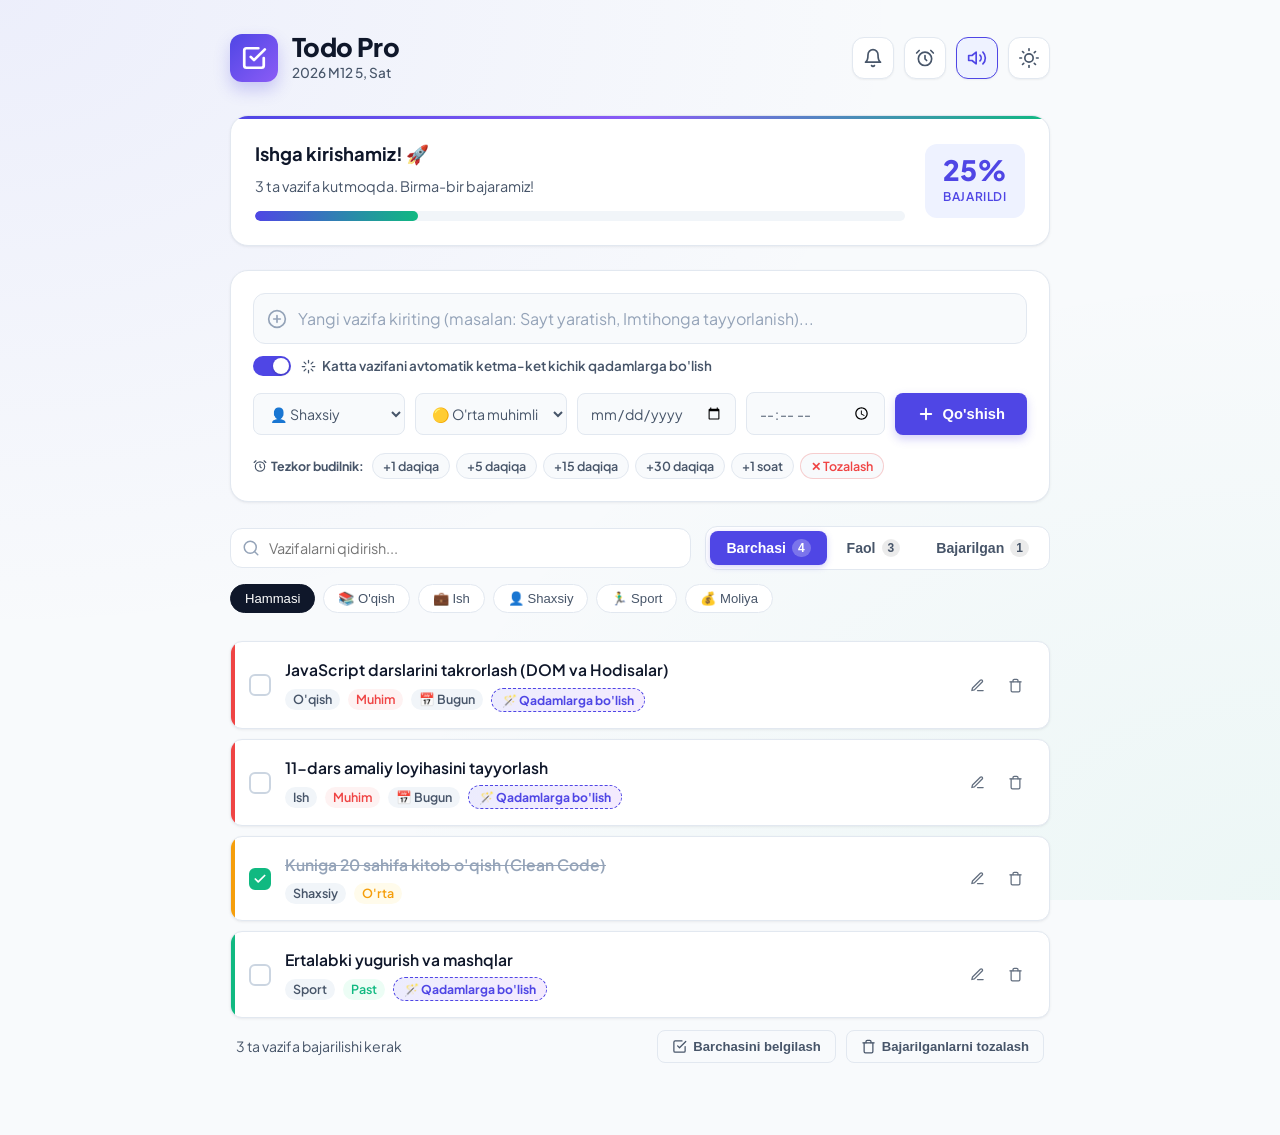
<file: index.html>
<!DOCTYPE html>
<html lang="uz" data-theme="light">
<head>
  <meta charset="UTF-8">
  <meta name="viewport" content="width=device-width, initial-scale=1.0">
  <meta name="description" content="Professional va zamonaviy vazifalar boshqaruv tizimi - Todo Pro">
  <title>Todo Pro - Professional Vazifalar Boshqaruvi</title>
  
  <!-- Google Fonts: Plus Jakarta Sans -->
  <link rel="preconnect" href="https://fonts.googleapis.com">
  <link rel="preconnect" href="https://fonts.gstatic.com" crossorigin>
  <link href="https://fonts.googleapis.com/css2?family=Plus+Jakarta+Sans:wght@400;500;600;700;800&display=swap" rel="stylesheet">
  
  <!-- Stylesheet -->
  <link rel="stylesheet" href="style.css">
</head>
<body>
  <!-- Canvas for celebration confetti -->
  <canvas id="confetti-canvas"></canvas>

  <div class="app-container">
    <!-- Header Section -->
    <header class="app-header">
      <div class="brand-wrapper">
        <div class="brand-icon" aria-hidden="true">
          <svg width="26" height="26" viewBox="0 0 24 24" fill="none" stroke="currentColor" stroke-width="2.5" stroke-linecap="round" stroke-linejoin="round">
            <polyline points="9 11 12 14 22 4"></polyline>
            <path d="M21 12v7a2 2 0 0 1-2 2H5a2 2 0 0 1-2-2V5a2 2 0 0 1 2-2h11"></path>
          </svg>
        </div>
        <div>
          <h1 class="brand-title">Todo Pro</h1>
          <p class="brand-subtitle" id="current-date-text">Bugun rejalashtirish kuni</p>
        </div>
      </div>

      <div class="header-actions">
        <!-- Notification Permission Button -->
        <button id="notif-toggle-btn" class="icon-btn" title="Budilnik xabarlariga ruxsat berish (Bildirishnoma)" aria-label="Bildirishnomalar">
          <svg width="20" height="20" viewBox="0 0 24 24" fill="none" stroke="currentColor" stroke-width="2" stroke-linecap="round" stroke-linejoin="round">
            <path d="M18 8A6 6 0 0 0 6 8c0 7-3 9-3 9h18s-3-2-3-9"></path>
            <path d="M13.73 21a2 2 0 0 1-3.46 0"></path>
          </svg>
        </button>

        <!-- Test Alarm Button -->
        <button id="test-alarm-btn" class="icon-btn" title="Budilnik ovozini sinash" aria-label="Budilnikni sinash">
          <svg width="20" height="20" viewBox="0 0 24 24" fill="none" stroke="currentColor" stroke-width="2" stroke-linecap="round" stroke-linejoin="round">
            <circle cx="12" cy="13" r="8"></circle>
            <path d="M12 9v4l2 2"></path>
            <path d="M5 3L2 6"></path>
            <path d="M22 6l-3-3"></path>
          </svg>
        </button>

        <!-- Sound Toggle Button -->
        <button id="sound-toggle-btn" class="icon-btn active" title="Ovozni yoqish / o'chirish" aria-label="Ovoz effektlari">
          <svg id="sound-icon-on" width="20" height="20" viewBox="0 0 24 24" fill="none" stroke="currentColor" stroke-width="2" stroke-linecap="round" stroke-linejoin="round">
            <polygon points="11 5 6 9 2 9 2 15 6 15 11 19 11 5"></polygon>
            <path d="M19.07 4.93a10 10 0 0 1 0 14.14M15.54 8.46a5 5 0 0 1 0 7.07"></path>
          </svg>
          <svg id="sound-icon-off" style="display:none;" width="20" height="20" viewBox="0 0 24 24" fill="none" stroke="currentColor" stroke-width="2" stroke-linecap="round" stroke-linejoin="round">
            <polygon points="11 5 6 9 2 9 2 15 6 15 11 19 11 5"></polygon>
            <line x1="23" y1="9" x2="17" y2="15"></line>
            <line x1="17" y1="9" x2="23" y2="15"></line>
          </svg>
        </button>

        <!-- Theme Toggle Button -->
        <button id="theme-toggle-btn" class="icon-btn" title="Mavzuni almashtirish (Tun / Kun)" aria-label="Tun yoki kun rejimi">
          <svg id="theme-icon-sun" width="20" height="20" viewBox="0 0 24 24" fill="none" stroke="currentColor" stroke-width="2" stroke-linecap="round" stroke-linejoin="round">
            <circle cx="12" cy="12" r="5"></circle>
            <line x1="12" y1="1" x2="12" y2="3"></line>
            <line x1="12" y1="21" x2="12" y2="23"></line>
            <line x1="4.22" y1="4.22" x2="5.64" y2="5.64"></line>
            <line x1="18.36" y1="18.36" x2="19.78" y2="19.78"></line>
            <line x1="1" y1="12" x2="3" y2="12"></line>
            <line x1="21" y1="12" x2="23" y2="12"></line>
            <line x1="4.22" y1="19.78" x2="5.64" y2="18.36"></line>
            <line x1="18.36" y1="5.64" x2="19.78" y2="4.22"></line>
          </svg>
          <svg id="theme-icon-moon" style="display:none;" width="20" height="20" viewBox="0 0 24 24" fill="none" stroke="currentColor" stroke-width="2" stroke-linecap="round" stroke-linejoin="round">
            <path d="M21 12.79A9 9 0 1 1 11.21 3 7 7 0 0 0 21 12.79z"></path>
          </svg>
        </button>
      </div>
    </header>

    <!-- Stats & Progress Dashboard -->
    <section class="stats-card" aria-label="Vazifalar statistikasi">
      <div class="stats-info">
        <h2 class="stats-title" id="stats-status-text">Kunlik Rejalar</h2>
        <p class="stats-description" id="stats-summary-text">Yuklanmoqda...</p>
        <div class="progress-track" role="progressbar" aria-valuemin="0" aria-valuemax="100" aria-valuenow="0" id="progress-container">
          <div class="progress-fill" id="progress-bar"></div>
        </div>
      </div>
      <div class="stats-counter-badge">
        <span class="stats-percent" id="stats-percent">0%</span>
        <span class="stats-label">Bajarildi</span>
      </div>
    </section>

    <!-- Add Task Card -->
    <section class="add-task-card" aria-label="Yangi vazifa qo'shish">
      <form id="task-form" class="task-form" autocomplete="off">
        <div class="input-primary-wrapper">
          <div class="input-icon-leading" aria-hidden="true">
            <svg width="20" height="20" viewBox="0 0 24 24" fill="none" stroke="currentColor" stroke-width="2" stroke-linecap="round" stroke-linejoin="round">
              <circle cx="12" cy="12" r="10"></circle>
              <line x1="12" y1="8" x2="12" y2="16"></line>
              <line x1="8" y1="12" x2="16" y2="12"></line>
            </svg>
          </div>
          <input 
            type="text" 
            id="task-input" 
            class="task-input" 
            placeholder="Yangi vazifa kiriting (masalan: Sayt yaratish, Imtihonga tayyorlanish)..." 
            required
            maxlength="140"
          >
        </div>

        <!-- Smart Auto-Breakdown Toggle -->
        <div class="smart-breakdown-row">
          <label class="breakdown-toggle-label" title="Katta vazifa kiritilganda uni avtomatik ketma-ket qadamlarga ajratadi">
            <input type="checkbox" id="auto-breakdown-checkbox" class="breakdown-checkbox" checked>
            <span class="custom-toggle-switch"></span>
            <span class="toggle-caption">
              <svg width="15" height="15" viewBox="0 0 24 24" fill="none" stroke="currentColor" stroke-width="2" stroke-linecap="round" stroke-linejoin="round">
                <path d="M12 2v4M12 18v4M4.93 4.93l2.83 2.83M16.24 16.24l2.83 2.83M2 12h4M18 12h4M4.93 19.07l2.83-2.83M16.24 7.76l2.83-2.83"></path>
              </svg>
              Katta vazifani avtomatik ketma-ket kichik qadamlarga bo'lish
            </span>
          </label>
        </div>

        <div class="form-meta-row">
          <!-- Category Selector -->
          <div class="select-wrapper">
            <select id="task-category" class="custom-select" aria-label="Kategoriya tanlang">
              <option value="O'qish">📚 O'qish</option>
              <option value="Ish">💼 Ish</option>
              <option value="Shaxsiy" selected>👤 Shaxsiy</option>
              <option value="Sport">🏃‍♂️ Sport</option>
              <option value="Moliya">💰 Moliya</option>
            </select>
          </div>

          <!-- Priority Selector -->
          <div class="select-wrapper">
            <select id="task-priority" class="custom-select" aria-label="Muhimlik darajasi">
              <option value="low">🟢 Past muhimlik</option>
              <option value="medium" selected>🟡 O'rta muhimlik</option>
              <option value="high">🔴 Yuqori muhimlik</option>
            </select>
          </div>

          <!-- Due Date -->
          <div class="date-wrapper" title="Bajarish sanasi">
            <input type="date" id="task-due-date" class="custom-date-input" aria-label="Bajarish sanasi">
          </div>

          <!-- Due Time / Alarm Time -->
          <div class="time-wrapper" title="Budilnik vaqti (soat:daqiqa)">
            <input type="time" id="task-due-time" class="custom-time-input" aria-label="Budilnik vaqti">
          </div>

          <!-- Submit Button -->
          <button type="submit" id="add-task-btn" class="submit-btn">
            <svg width="18" height="18" viewBox="0 0 24 24" fill="none" stroke="currentColor" stroke-width="2.5" stroke-linecap="round" stroke-linejoin="round">
              <line x1="12" y1="5" x2="12" y2="19"></line>
              <line x1="5" y1="12" x2="19" y2="12"></line>
            </svg>
            <span>Qo'shish</span>
          </button>
        </div>

        <!-- Quick Alarm Presets -->
        <div class="alarm-presets-row">
          <span class="alarm-presets-title">
            <svg width="14" height="14" viewBox="0 0 24 24" fill="none" stroke="currentColor" stroke-width="2" stroke-linecap="round" stroke-linejoin="round">
              <circle cx="12" cy="13" r="8"></circle>
              <path d="M12 9v4l2 2"></path>
              <path d="M5 3L2 6"></path>
              <path d="M22 6l-3-3"></path>
            </svg>
            Tezkor budilnik:
          </span>
          <div class="alarm-presets-buttons">
            <button type="button" class="preset-time-btn" data-add-minutes="1">+1 daqiqa</button>
            <button type="button" class="preset-time-btn" data-add-minutes="5">+5 daqiqa</button>
            <button type="button" class="preset-time-btn" data-add-minutes="15">+15 daqiqa</button>
            <button type="button" class="preset-time-btn" data-add-minutes="30">+30 daqiqa</button>
            <button type="button" class="preset-time-btn" data-add-minutes="60">+1 soat</button>
            <button type="button" class="preset-time-btn preset-reset" id="reset-time-btn" title="Vaqtni tozalash">✕ Tozalash</button>
          </div>
        </div>
      </form>
    </section>

    <!-- Controls & Filters Toolbar -->
    <section class="controls-toolbar" aria-label="Filtrlash va qidiruv">
      <div class="search-and-status-row">
        <!-- Search Box -->
        <div class="search-box">
          <svg class="search-icon" width="18" height="18" viewBox="0 0 24 24" fill="none" stroke="currentColor" stroke-width="2" stroke-linecap="round" stroke-linejoin="round">
            <circle cx="11" cy="11" r="8"></circle>
            <line x1="21" y1="21" x2="16.65" y2="16.65"></line>
          </svg>
          <input 
            type="text" 
            id="search-input" 
            class="search-input" 
            placeholder="Vazifalarni qidirish..." 
            aria-label="Vazifalarni qidirish"
          >
          <button type="button" id="clear-search-btn" class="clear-search-btn" title="Qidiruvni tozalash" aria-label="Qidiruvni tozalash">
            <svg width="16" height="16" viewBox="0 0 24 24" fill="none" stroke="currentColor" stroke-width="2" stroke-linecap="round" stroke-linejoin="round">
              <line x1="18" y1="6" x2="6" y2="18"></line>
              <line x1="6" y1="6" x2="18" y2="18"></line>
            </svg>
          </button>
        </div>

        <!-- Filter Status Tabs -->
        <nav class="filter-tabs" aria-label="Holat bo'yicha filter">
          <button type="button" class="tab-btn active" data-filter="all" id="tab-all">
            <span>Barchasi</span>
            <span class="tab-count" id="count-all">0</span>
          </button>
          <button type="button" class="tab-btn" data-filter="active" id="tab-active">
            <span>Faol</span>
            <span class="tab-count" id="count-active">0</span>
          </button>
          <button type="button" class="tab-btn" data-filter="completed" id="tab-completed">
            <span>Bajarilgan</span>
            <span class="tab-count" id="count-completed">0</span>
          </button>
        </nav>
      </div>

      <!-- Category Filter Chips -->
      <div class="category-chips-row" id="category-chips" role="group" aria-label="Kategoriya bo'yicha saralash">
        <button type="button" class="chip-btn active" data-category="all">Hammasi</button>
        <button type="button" class="chip-btn" data-category="O'qish">📚 O'qish</button>
        <button type="button" class="chip-btn" data-category="Ish">💼 Ish</button>
        <button type="button" class="chip-btn" data-category="Shaxsiy">👤 Shaxsiy</button>
        <button type="button" class="chip-btn" data-category="Sport">🏃‍♂️ Sport</button>
        <button type="button" class="chip-btn" data-category="Moliya">💰 Moliya</button>
      </div>
    </section>

    <!-- Task List Container -->
    <main>
      <ul class="tasks-container" id="tasks-list" role="list" aria-label="Vazifalar ro'yxati">
        <!-- Dynamic Task Items will be injected here by script.js -->
      </ul>

      <!-- Empty State -->
      <div class="empty-state" id="empty-state" style="display: none;">
        <svg class="empty-icon" viewBox="0 0 24 24" fill="none" stroke="currentColor" stroke-width="1.5" stroke-linecap="round" stroke-linejoin="round">
          <path d="M14 2H6a2 2 0 0 0-2 2v16a2 2 0 0 0 2 2h12a2 2 0 0 0 2-2V8z"></path>
          <polyline points="14 2 14 8 20 8"></polyline>
          <line x1="9" y1="15" x2="15" y2="15"></line>
        </svg>
        <h3 class="empty-title" id="empty-title">Hozircha vazifalar mavjud emas</h3>
        <p class="empty-subtitle" id="empty-subtitle">Yuqoridagi maydon orqali yangi vazifa qo'shishingiz yoki filtrlarni o'zgartirishingiz mumkin.</p>
      </div>

      <!-- Bottom Bulk Actions Toolbar -->
      <div class="bottom-toolbar" id="bottom-toolbar">
        <div class="pending-info">
          <span id="pending-tasks-text">0 ta vazifa qoldi</span>
        </div>
        <div class="toolbar-btn-group">
          <button type="button" id="toggle-all-btn" class="secondary-btn">
            <svg width="15" height="15" viewBox="0 0 24 24" fill="none" stroke="currentColor" stroke-width="2" stroke-linecap="round" stroke-linejoin="round">
              <polyline points="9 11 12 14 22 4"></polyline>
              <path d="M21 12v7a2 2 0 0 1-2 2H5a2 2 0 0 1-2-2V5a2 2 0 0 1 2-2h11"></path>
            </svg>
            <span>Barchasini belgilash</span>
          </button>
          <button type="button" id="clear-completed-btn" class="secondary-btn danger-action">
            <svg width="15" height="15" viewBox="0 0 24 24" fill="none" stroke="currentColor" stroke-width="2" stroke-linecap="round" stroke-linejoin="round">
              <polyline points="3 6 5 6 21 6"></polyline>
              <path d="M19 6v14a2 2 0 0 1-2 2H7a2 2 0 0 1-2-2V6m3 0V4a2 2 0 0 1 2-2h4a2 2 0 0 1 2 2v2"></path>
            </svg>
            <span>Bajarilganlarni tozalash</span>
          </button>
        </div>
      </div>
    </main>
  <!-- Alarm Ringing Modal Dialog -->
  <div class="alarm-modal-backdrop" id="alarm-modal" style="display: none;" role="dialog" aria-modal="true" aria-labelledby="alarm-task-title">
    <div class="alarm-modal-dialog">
      <div class="alarm-header-visual">
        <div class="alarm-pulse-ring ring-1"></div>
        <div class="alarm-pulse-ring ring-2"></div>
        <div class="alarm-bell-icon-wrapper">
          <svg class="alarm-ringing-svg" viewBox="0 0 24 24" fill="none" stroke="currentColor" stroke-width="2" stroke-linecap="round" stroke-linejoin="round">
            <circle cx="12" cy="13" r="8"></circle>
            <path d="M12 9v4l2 2"></path>
            <path d="M5 3L2 6"></path>
            <path d="M22 6l-3-3"></path>
          </svg>
        </div>
      </div>

      <div class="alarm-status-pill">⏰ BUDILNIK VAQTI KELDI!</div>

      <h2 class="alarm-modal-title" id="alarm-task-title">Vazifa nomi</h2>

      <div class="alarm-meta-tags">
        <span class="alarm-tag" id="alarm-task-category">📁 Kategoriya</span>
        <span class="alarm-tag priority" id="alarm-task-priority">🔴 Yuqori</span>
        <span class="alarm-tag time" id="alarm-task-time">⏰ 16:30</span>
      </div>

      <p class="alarm-modal-desc">Diqqat! Ushbu vazifangiz uchun belgilangan vaqt yetib keldi.</p>

      <div class="alarm-modal-actions">
        <button type="button" class="alarm-action-btn complete-btn" id="alarm-complete-btn">
          <svg width="18" height="18" viewBox="0 0 24 24" fill="none" stroke="currentColor" stroke-width="2.5" stroke-linecap="round" stroke-linejoin="round">
            <polyline points="20 6 9 17 4 12"></polyline>
          </svg>
          <span>Bajarildi</span>
        </button>
        <button type="button" class="alarm-action-btn snooze-btn" id="alarm-snooze-btn">
          <svg width="18" height="18" viewBox="0 0 24 24" fill="none" stroke="currentColor" stroke-width="2" stroke-linecap="round" stroke-linejoin="round">
            <circle cx="12" cy="12" r="10"></circle>
            <polyline points="12 6 12 12 16 14"></polyline>
          </svg>
          <span>+5 daqiqa (Kechiktirish)</span>
        </button>
        <button type="button" class="alarm-action-btn stop-btn" id="alarm-stop-btn">
          <svg width="18" height="18" viewBox="0 0 24 24" fill="none" stroke="currentColor" stroke-width="2" stroke-linecap="round" stroke-linejoin="round">
            <line x1="18" y1="6" x2="6" y2="18"></line>
            <line x1="6" y1="6" x2="18" y2="18"></line>
          </svg>
          <span>To'xtatish</span>
        </button>
      </div>
    </div>
  </div>

  <!-- Toast Container -->
  <div class="toast-container" id="toast-container" aria-live="polite"></div>

  <!-- JavaScript -->
  <script src="script.js" defer></script>
</body>
</html>
</file>
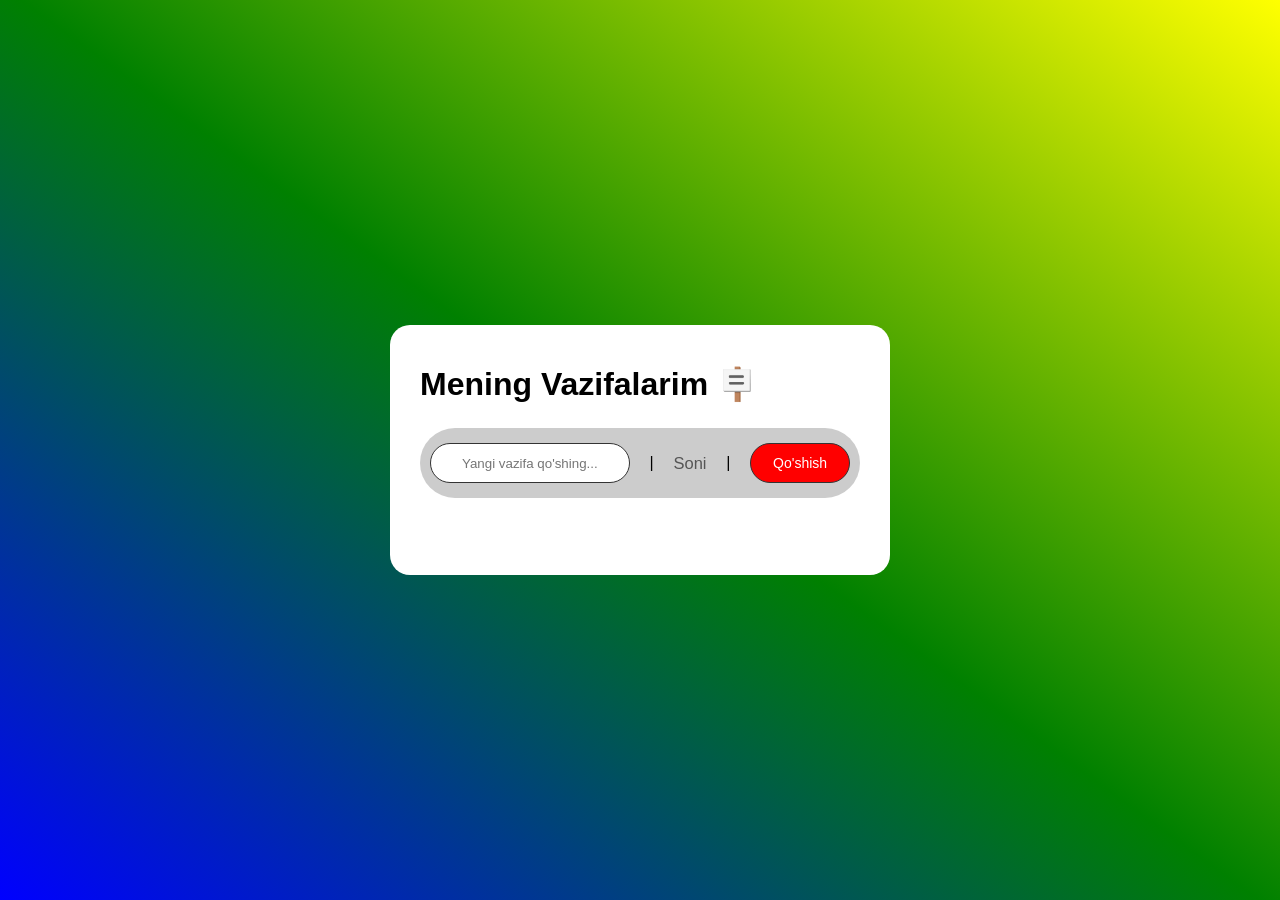
<file: uyga vazifa.html>
<!DOCTYPE html>
<html lang="en">
<head>
    <meta charset="UTF-8">
    <meta name="viewport" content="width=device-width, initial-scale=1.0">
    <title>Document</title>
    <link rel="stylesheet" href="uyga vazifa.css">
</head>
<body>
    <div class="container">
        <h1 class="title">Mening Vazifalarim 🪧</h1>
        <div class="input_container">
            <input class="input" type="text" placeholder="Yangi vazifa qo'shing..."> |
            <p class="count">Soni</p> |  
            <button class="btn">Qo'shish</button>
        </div>

        <ol class="list"></ol>
    </div>

    <script src="uyga vazifa.js"></script>
</body>
</html>
</file>
<file: style.css>
/* ==========================================================================
   Todo Pro - Professional Task Management Design System
   ========================================================================== */

:root {
  /* Colors - Light Theme */
  --bg-primary: #f8fafc;
  --bg-surface: #ffffff;
  --bg-surface-hover: #f1f5f9;
  --bg-elevated: #ffffff;
  --border-subtle: #e2e8f0;
  --border-hover: #cbd5e1;
  --border-focus: #6366f1;
  
  --text-main: #0f172a;
  --text-secondary: #475569;
  --text-muted: #94a3b8;
  --text-inverse: #ffffff;
  
  --primary: #4f46e5;
  --primary-hover: #4338ca;
  --primary-light: #eef2ff;
  --primary-glow: rgba(79, 70, 229, 0.25);
  
  --success: #10b981;
  --success-light: #ecfdf5;
  --success-glow: rgba(16, 185, 129, 0.2);
  
  --warning: #f59e0b;
  --warning-light: #fffbeb;
  
  --danger: #ef4444;
  --danger-light: #fef2f2;
  --danger-glow: rgba(239, 68, 68, 0.2);

  --priority-low: #10b981;
  --priority-medium: #f59e0b;
  --priority-high: #ef4444;

  /* Elevation & Shadows */
  --shadow-sm: 0 1px 2px 0 rgba(0, 0, 0, 0.05);
  --shadow-md: 0 4px 6px -1px rgba(0, 0, 0, 0.07), 0 2px 4px -2px rgba(0, 0, 0, 0.05);
  --shadow-lg: 0 10px 15px -3px rgba(0, 0, 0, 0.08), 0 4px 6px -4px rgba(0, 0, 0, 0.04);
  --shadow-xl: 0 20px 25px -5px rgba(0, 0, 0, 0.1), 0 8px 10px -6px rgba(0, 0, 0, 0.04);
  --shadow-card: 0 1px 3px 0 rgba(15, 23, 42, 0.06), 0 1px 2px -1px rgba(15, 23, 42, 0.04);

  /* Radius */
  --radius-sm: 8px;
  --radius-md: 12px;
  --radius-lg: 18px;
  --radius-xl: 24px;
  --radius-full: 9999px;

  /* Transitions */
  --transition-fast: 150ms cubic-bezier(0.4, 0, 0.2, 1);
  --transition-normal: 250ms cubic-bezier(0.4, 0, 0.2, 1);
  --transition-bounce: 350ms cubic-bezier(0.34, 1.56, 0.64, 1);
}

[data-theme="dark"] {
  --bg-primary: #0b0f19;
  --bg-surface: #131b2e;
  --bg-surface-hover: #1a243d;
  --bg-elevated: #1e293b;
  --border-subtle: #232f48;
  --border-hover: #334366;
  --border-focus: #818cf8;

  --text-main: #f8fafc;
  --text-secondary: #94a3b8;
  --text-muted: #64748b;
  --text-inverse: #0f172a;

  --primary: #6366f1;
  --primary-hover: #818cf8;
  --primary-light: rgba(99, 102, 241, 0.15);
  --primary-glow: rgba(99, 102, 241, 0.35);

  --success: #10b981;
  --success-light: rgba(16, 185, 129, 0.15);

  --warning: #f59e0b;
  --warning-light: rgba(245, 158, 11, 0.15);

  --danger: #f87171;
  --danger-light: rgba(239, 68, 68, 0.15);

  --shadow-sm: 0 1px 2px 0 rgba(0, 0, 0, 0.3);
  --shadow-md: 0 4px 6px -1px rgba(0, 0, 0, 0.4);
  --shadow-lg: 0 10px 15px -3px rgba(0, 0, 0, 0.5);
  --shadow-xl: 0 20px 25px -5px rgba(0, 0, 0, 0.6);
  --shadow-card: 0 1px 3px 0 rgba(0, 0, 0, 0.4), 0 1px 2px -1px rgba(0, 0, 0, 0.3);
}

/* ==========================================================================
   Base & Reset
   ========================================================================== */

*, *::before, *::after {
  box-sizing: border-box;
  margin: 0;
  padding: 0;
}

body {
  font-family: 'Plus Jakarta Sans', -apple-system, BlinkMacSystemFont, "Segoe UI", Roboto, sans-serif;
  background-color: var(--bg-primary);
  color: var(--text-main);
  line-height: 1.5;
  min-height: 100vh;
  padding: 24px 16px 60px;
  transition: background-color var(--transition-normal), color var(--transition-normal);
  -webkit-font-smoothing: antialiased;
  background-image: 
    radial-gradient(at 0% 0%, rgba(99, 102, 241, 0.08) 0px, transparent 50%),
    radial-gradient(at 100% 100%, rgba(16, 185, 129, 0.05) 0px, transparent 50%);
  background-attachment: fixed;
}

/* ==========================================================================
   Layout Container
   ========================================================================== */

.app-container {
  max-width: 820px;
  margin: 0 auto;
  display: flex;
  flex-direction: column;
  gap: 24px;
}

/* ==========================================================================
   Header Component
   ========================================================================== */

.app-header {
  display: flex;
  justify-content: space-between;
  align-items: center;
  flex-wrap: wrap;
  gap: 16px;
  padding: 8px 0;
}

.brand-wrapper {
  display: flex;
  align-items: center;
  gap: 14px;
}

.brand-icon {
  width: 48px;
  height: 48px;
  border-radius: var(--radius-md);
  background: linear-gradient(135deg, var(--primary), #8b5cf6);
  display: flex;
  align-items: center;
  justify-content: center;
  color: #ffffff;
  box-shadow: 0 8px 16px var(--primary-glow);
  flex-shrink: 0;
}

.brand-title {
  font-size: 1.6rem;
  font-weight: 800;
  letter-spacing: -0.025em;
  color: var(--text-main);
  line-height: 1.2;
}

.brand-subtitle {
  font-size: 0.85rem;
  color: var(--text-secondary);
  font-weight: 500;
}

.header-actions {
  display: flex;
  align-items: center;
  gap: 10px;
}

.icon-btn {
  background: var(--bg-surface);
  border: 1px solid var(--border-subtle);
  color: var(--text-secondary);
  width: 42px;
  height: 42px;
  border-radius: var(--radius-md);
  display: inline-flex;
  align-items: center;
  justify-content: center;
  cursor: pointer;
  transition: all var(--transition-fast);
  box-shadow: var(--shadow-sm);
}

.icon-btn:hover {
  background: var(--bg-surface-hover);
  color: var(--text-main);
  border-color: var(--border-hover);
  transform: translateY(-1px);
}

.icon-btn:active {
  transform: translateY(0);
}

.icon-btn.active {
  color: var(--primary);
  border-color: var(--primary);
  background: var(--primary-light);
}

/* ==========================================================================
   Progress & Stats Card
   ========================================================================== */

.stats-card {
  background: var(--bg-surface);
  border: 1px solid var(--border-subtle);
  border-radius: var(--radius-lg);
  padding: 24px;
  box-shadow: var(--shadow-card);
  display: grid;
  grid-template-columns: 1fr auto;
  align-items: center;
  gap: 20px;
  position: relative;
  overflow: hidden;
  transition: border-color var(--transition-normal), box-shadow var(--transition-normal);
}

.stats-card::before {
  content: '';
  position: absolute;
  top: 0;
  left: 0;
  right: 0;
  height: 3px;
  background: linear-gradient(90deg, var(--primary), #8b5cf6, var(--success));
}

.stats-info {
  display: flex;
  flex-direction: column;
  gap: 8px;
}

.stats-title {
  font-size: 1.15rem;
  font-weight: 700;
  color: var(--text-main);
}

.stats-description {
  font-size: 0.9rem;
  color: var(--text-secondary);
}

.progress-track {
  width: 100%;
  height: 10px;
  background-color: var(--bg-surface-hover);
  border-radius: var(--radius-full);
  overflow: hidden;
  margin-top: 6px;
}

.progress-fill {
  height: 100%;
  width: 0%;
  background: linear-gradient(90deg, var(--primary), var(--success));
  border-radius: var(--radius-full);
  transition: width var(--transition-bounce);
}

.stats-counter-badge {
  display: flex;
  flex-direction: column;
  align-items: center;
  justify-content: center;
  background: var(--primary-light);
  color: var(--primary);
  border-radius: var(--radius-md);
  padding: 12px 18px;
  text-align: center;
  min-width: 90px;
}

.stats-percent {
  font-size: 1.75rem;
  font-weight: 800;
  line-height: 1;
}

.stats-label {
  font-size: 0.75rem;
  font-weight: 600;
  text-transform: uppercase;
  letter-spacing: 0.05em;
  margin-top: 4px;
}

/* ==========================================================================
   Add Task Section
   ========================================================================== */

.add-task-card {
  background: var(--bg-surface);
  border: 1px solid var(--border-subtle);
  border-radius: var(--radius-lg);
  padding: 22px;
  box-shadow: var(--shadow-card);
  transition: box-shadow var(--transition-normal), border-color var(--transition-normal);
}

.add-task-card:focus-within {
  border-color: var(--border-focus);
  box-shadow: 0 0 0 3px var(--primary-glow), var(--shadow-md);
}

.task-form {
  display: flex;
  flex-direction: column;
  gap: 14px;
}

.input-primary-wrapper {
  position: relative;
  display: flex;
  align-items: center;
}

.input-icon-leading {
  position: absolute;
  left: 14px;
  color: var(--text-muted);
  pointer-events: none;
  display: flex;
  align-items: center;
}

.task-input {
  width: 100%;
  padding: 14px 16px 14px 44px;
  background: var(--bg-primary);
  border: 1px solid var(--border-subtle);
  border-radius: var(--radius-md);
  font-size: 1rem;
  color: var(--text-main);
  outline: none;
  font-family: inherit;
  transition: all var(--transition-fast);
}

.task-input:focus {
  border-color: var(--primary);
  background: var(--bg-surface);
  box-shadow: 0 0 0 2px var(--primary-glow);
}

.task-input::placeholder {
  color: var(--text-muted);
}

.form-meta-row {
  display: grid;
  grid-template-columns: 1.1fr 1.1fr 1.15fr 1fr auto;
  gap: 10px;
  align-items: center;
}

@media (max-width: 768px) {
  .form-meta-row {
    grid-template-columns: 1fr 1fr;
  }
  .form-meta-row .submit-btn {
    grid-column: 1 / -1;
  }
}

.select-wrapper, .date-wrapper, .time-wrapper {
  position: relative;
  display: flex;
  align-items: center;
}

.custom-select, .custom-date-input, .custom-time-input {
  width: 100%;
  padding: 10px 12px;
  background: var(--bg-primary);
  border: 1px solid var(--border-subtle);
  border-radius: var(--radius-sm);
  font-size: 0.88rem;
  color: var(--text-secondary);
  outline: none;
  font-family: inherit;
  cursor: pointer;
  transition: all var(--transition-fast);
}

.custom-select:focus, .custom-date-input:focus, .custom-time-input:focus {
  border-color: var(--primary);
  background: var(--bg-surface);
  color: var(--text-main);
  box-shadow: 0 0 0 2px var(--primary-glow);
}

/* Alarm Presets Row */
.alarm-presets-row {
  display: flex;
  align-items: center;
  flex-wrap: wrap;
  gap: 8px;
  padding-top: 4px;
}

.alarm-presets-title {
  font-size: 0.78rem;
  font-weight: 700;
  color: var(--text-secondary);
  display: inline-flex;
  align-items: center;
  gap: 4px;
}

.alarm-presets-buttons {
  display: flex;
  flex-wrap: wrap;
  gap: 6px;
}

.preset-time-btn {
  background: var(--bg-primary);
  border: 1px solid var(--border-subtle);
  color: var(--text-secondary);
  padding: 4px 10px;
  border-radius: var(--radius-full);
  font-size: 0.78rem;
  font-weight: 600;
  cursor: pointer;
  transition: all var(--transition-fast);
  font-family: inherit;
}

.preset-time-btn:hover {
  background: var(--primary-light);
  color: var(--primary);
  border-color: var(--primary);
  transform: translateY(-1px);
}

.preset-time-btn.preset-reset {
  color: var(--danger);
  border-color: rgba(239, 68, 68, 0.25);
}

.preset-time-btn.preset-reset:hover {
  background: var(--danger-light);
  border-color: var(--danger);
}

.submit-btn {
  background: var(--primary);
  color: #ffffff;
  border: none;
  padding: 10px 22px;
  border-radius: var(--radius-sm);
  font-size: 0.92rem;
  font-weight: 600;
  display: inline-flex;
  align-items: center;
  justify-content: center;
  gap: 8px;
  cursor: pointer;
  transition: all var(--transition-fast);
  box-shadow: 0 4px 10px var(--primary-glow);
  white-space: nowrap;
  height: 42px;
}

.submit-btn:hover {
  background: var(--primary-hover);
  transform: translateY(-1px);
  box-shadow: 0 6px 14px var(--primary-glow);
}

.submit-btn:active {
  transform: translateY(0);
}

/* ==========================================================================
   Filter & Controls Toolbar
   ========================================================================== */

.controls-toolbar {
  display: flex;
  flex-direction: column;
  gap: 14px;
}

.search-and-status-row {
  display: flex;
  align-items: center;
  justify-content: space-between;
  gap: 14px;
  flex-wrap: wrap;
}

.search-box {
  position: relative;
  flex: 1;
  min-width: 240px;
  display: flex;
  align-items: center;
}

.search-input {
  width: 100%;
  padding: 10px 38px 10px 38px;
  background: var(--bg-surface);
  border: 1px solid var(--border-subtle);
  border-radius: var(--radius-md);
  font-size: 0.9rem;
  color: var(--text-main);
  outline: none;
  font-family: inherit;
  transition: all var(--transition-fast);
}

.search-input:focus {
  border-color: var(--primary);
  box-shadow: 0 0 0 2px var(--primary-glow);
}

.search-icon {
  position: absolute;
  left: 12px;
  color: var(--text-muted);
  pointer-events: none;
}

.clear-search-btn {
  position: absolute;
  right: 10px;
  background: none;
  border: none;
  color: var(--text-muted);
  cursor: pointer;
  display: none;
  padding: 4px;
  border-radius: 50%;
}

.clear-search-btn.visible {
  display: flex;
}

.clear-search-btn:hover {
  color: var(--text-main);
}

.filter-tabs {
  display: flex;
  background: var(--bg-surface);
  border: 1px solid var(--border-subtle);
  border-radius: var(--radius-md);
  padding: 4px;
  gap: 4px;
}

.tab-btn {
  background: transparent;
  border: none;
  padding: 8px 16px;
  font-size: 0.88rem;
  font-weight: 600;
  color: var(--text-secondary);
  border-radius: var(--radius-sm);
  cursor: pointer;
  transition: all var(--transition-fast);
  display: flex;
  align-items: center;
  gap: 6px;
}

.tab-btn:hover {
  color: var(--text-main);
}

.tab-btn.active {
  background: var(--primary);
  color: #ffffff;
  box-shadow: 0 2px 6px var(--primary-glow);
}

.tab-count {
  font-size: 0.75rem;
  padding: 2px 6px;
  border-radius: var(--radius-full);
  background: rgba(0, 0, 0, 0.08);
  font-weight: 700;
}

.tab-btn.active .tab-count {
  background: rgba(255, 255, 255, 0.25);
  color: #ffffff;
}

.category-chips-row {
  display: flex;
  gap: 8px;
  overflow-x: auto;
  padding-bottom: 4px;
  scrollbar-width: none;
}

.category-chips-row::-webkit-scrollbar {
  display: none;
}

.chip-btn {
  background: var(--bg-surface);
  border: 1px solid var(--border-subtle);
  color: var(--text-secondary);
  padding: 6px 14px;
  border-radius: var(--radius-full);
  font-size: 0.82rem;
  font-weight: 500;
  cursor: pointer;
  white-space: nowrap;
  transition: all var(--transition-fast);
  display: inline-flex;
  align-items: center;
  gap: 6px;
}

.chip-btn:hover {
  border-color: var(--border-hover);
  color: var(--text-main);
}

.chip-btn.active {
  background: var(--text-main);
  color: var(--bg-surface);
  border-color: var(--text-main);
}

/* ==========================================================================
   Tasks List Section
   ========================================================================== */

.tasks-container {
  display: flex;
  flex-direction: column;
  gap: 10px;
  min-height: 200px;
}

.task-item {
  background: var(--bg-surface);
  border: 1px solid var(--border-subtle);
  border-radius: var(--radius-md);
  padding: 16px 18px;
  display: flex;
  align-items: center;
  gap: 14px;
  box-shadow: var(--shadow-card);
  transition: transform var(--transition-fast), border-color var(--transition-fast), box-shadow var(--transition-fast), opacity var(--transition-normal);
  position: relative;
  overflow: hidden;
}

.task-item:hover {
  border-color: var(--border-hover);
  transform: translateY(-1px);
  box-shadow: var(--shadow-md);
}

.task-priority-indicator {
  position: absolute;
  top: 0;
  left: 0;
  bottom: 0;
  width: 4px;
}

.task-priority-indicator.priority-low {
  background-color: var(--priority-low);
}

.task-priority-indicator.priority-medium {
  background-color: var(--priority-medium);
}

.task-priority-indicator.priority-high {
  background-color: var(--priority-high);
}

/* Custom Checkbox */
.checkbox-btn {
  background: none;
  border: 2px solid var(--border-hover);
  width: 22px;
  height: 22px;
  border-radius: 6px;
  display: flex;
  align-items: center;
  justify-content: center;
  cursor: pointer;
  flex-shrink: 0;
  color: transparent;
  transition: all var(--transition-fast);
  outline: none;
}

.checkbox-btn:hover {
  border-color: var(--primary);
  background: var(--primary-light);
}

.task-item.completed .checkbox-btn {
  background-color: var(--success);
  border-color: var(--success);
  color: #ffffff;
}

.checkbox-icon {
  width: 14px;
  height: 14px;
  stroke-width: 3;
}

/* Task Content */
.task-content-area {
  flex: 1;
  display: flex;
  flex-direction: column;
  gap: 6px;
  overflow: hidden;
}

.task-title {
  font-size: 0.98rem;
  font-weight: 600;
  color: var(--text-main);
  word-break: break-word;
  transition: color var(--transition-fast);
}

.task-item.completed .task-title {
  text-decoration: line-through;
  color: var(--text-muted);
}

.task-meta {
  display: flex;
  align-items: center;
  gap: 8px;
  flex-wrap: wrap;
  font-size: 0.78rem;
}

.badge {
  display: inline-flex;
  align-items: center;
  gap: 4px;
  padding: 3px 8px;
  border-radius: var(--radius-full);
  font-weight: 600;
  line-height: 1.2;
}

.badge-category {
  background: var(--bg-surface-hover);
  color: var(--text-secondary);
}

.badge-priority-low {
  background: var(--success-light);
  color: var(--success);
}

.badge-priority-medium {
  background: var(--warning-light);
  color: var(--warning);
}

.badge-priority-high {
  background: var(--danger-light);
  color: var(--danger);
}

.badge-date {
  background: var(--bg-surface-hover);
  color: var(--text-secondary);
}

.badge-date.overdue {
  background: var(--danger-light);
  color: var(--danger);
}

.badge-alarm {
  background: rgba(239, 68, 68, 0.12);
  color: var(--danger);
  border: 1px solid rgba(239, 68, 68, 0.25);
  font-weight: 700;
}

.badge-alarm.upcoming {
  background: rgba(99, 102, 241, 0.12);
  color: var(--primary);
  border: 1px solid rgba(99, 102, 241, 0.25);
  animation: alarmPulseSoft 2s infinite ease-in-out;
}

.badge-alarm.due {
  background: var(--danger);
  color: #ffffff;
  animation: alarmBadgePulse 1s infinite alternate ease-in-out;
}

@keyframes alarmPulseSoft {
  0%, 100% { opacity: 1; transform: scale(1); }
  50% { opacity: 0.82; transform: scale(1.03); }
}

@keyframes alarmBadgePulse {
  0% { transform: scale(1); box-shadow: 0 0 0 0 rgba(239, 68, 68, 0.5); }
  100% { transform: scale(1.05); box-shadow: 0 0 8px 3px rgba(239, 68, 68, 0.4); }
}

/* Task Actions */
.task-actions {
  display: flex;
  align-items: center;
  gap: 6px;
  opacity: 0.85;
  transition: opacity var(--transition-fast);
}

.task-item:hover .task-actions {
  opacity: 1;
}

.action-btn {
  background: transparent;
  border: none;
  width: 32px;
  height: 32px;
  border-radius: var(--radius-sm);
  display: flex;
  align-items: center;
  justify-content: center;
  color: var(--text-secondary);
  cursor: pointer;
  transition: all var(--transition-fast);
}

.action-btn:hover {
  background: var(--bg-surface-hover);
  color: var(--text-main);
}

.action-btn.delete-btn:hover {
  background: var(--danger-light);
  color: var(--danger);
}

.action-btn.edit-btn:hover {
  background: var(--primary-light);
  color: var(--primary);
}

/* Inline Edit Form */
.task-edit-form {
  display: flex;
  flex: 1;
  gap: 8px;
  align-items: center;
}

.task-edit-input {
  flex: 1;
  padding: 8px 12px;
  background: var(--bg-primary);
  border: 1px solid var(--primary);
  border-radius: var(--radius-sm);
  font-size: 0.95rem;
  color: var(--text-main);
  outline: none;
  font-family: inherit;
}

.edit-save-btn, .edit-cancel-btn {
  padding: 7px 12px;
  border-radius: var(--radius-sm);
  font-size: 0.82rem;
  font-weight: 600;
  cursor: pointer;
  border: none;
}

.edit-save-btn {
  background: var(--primary);
  color: #ffffff;
}

.edit-cancel-btn {
  background: var(--bg-surface-hover);
  color: var(--text-secondary);
}

/* ==========================================================================
   Bulk Actions & Bottom Toolbar
   ========================================================================== */

.bottom-toolbar {
  display: flex;
  justify-content: space-between;
  align-items: center;
  flex-wrap: wrap;
  gap: 12px;
  padding: 12px 6px;
  color: var(--text-secondary);
  font-size: 0.88rem;
}

.toolbar-btn-group {
  display: flex;
  gap: 10px;
}

.secondary-btn {
  background: transparent;
  border: 1px solid var(--border-subtle);
  color: var(--text-secondary);
  padding: 8px 14px;
  border-radius: var(--radius-sm);
  font-size: 0.82rem;
  font-weight: 600;
  cursor: pointer;
  transition: all var(--transition-fast);
  display: inline-flex;
  align-items: center;
  gap: 6px;
}

.secondary-btn:hover {
  background: var(--bg-surface);
  border-color: var(--border-hover);
  color: var(--text-main);
}

.secondary-btn.danger-action:hover {
  background: var(--danger-light);
  border-color: var(--danger);
  color: var(--danger);
}

/* ==========================================================================
   Empty State
   ========================================================================== */

.empty-state {
  display: flex;
  flex-direction: column;
  align-items: center;
  justify-content: center;
  padding: 48px 24px;
  text-align: center;
  background: var(--bg-surface);
  border: 2px dashed var(--border-subtle);
  border-radius: var(--radius-lg);
  gap: 14px;
}

.empty-icon {
  width: 64px;
  height: 64px;
  color: var(--text-muted);
  opacity: 0.6;
}

.empty-title {
  font-size: 1.1rem;
  font-weight: 700;
  color: var(--text-main);
}

.empty-subtitle {
  font-size: 0.88rem;
  color: var(--text-secondary);
  max-width: 320px;
}

/* ==========================================================================
   Toast Notification
   ========================================================================== */

.toast-container {
  position: fixed;
  bottom: 24px;
  right: 24px;
  display: flex;
  flex-direction: column;
  gap: 8px;
  z-index: 1000;
  pointer-events: none;
}

.toast {
  background: var(--bg-elevated);
  color: var(--text-main);
  border: 1px solid var(--border-subtle);
  border-radius: var(--radius-md);
  padding: 12px 18px;
  font-size: 0.88rem;
  font-weight: 600;
  display: flex;
  align-items: center;
  gap: 10px;
  box-shadow: var(--shadow-xl);
  pointer-events: auto;
  animation: slideInRight 0.3s cubic-bezier(0.16, 1, 0.3, 1), fadeOut 0.3s 2.7s forwards;
  min-width: 260px;
}

.toast.toast-success {
  border-left: 4px solid var(--success);
}

.toast.toast-danger {
  border-left: 4px solid var(--danger);
}

.toast.toast-info {
  border-left: 4px solid var(--primary);
}

@keyframes slideInRight {
  from {
    transform: translateX(100%);
    opacity: 0;
  }
  to {
    transform: translateX(0);
    opacity: 1;
  }
}

@keyframes fadeOut {
  from {
    opacity: 1;
    transform: translateY(0);
  }
  to {
    opacity: 0;
    transform: translateY(10px);
  }
}

/* ==========================================================================
   Confetti Canvas
   ========================================================================== */

#confetti-canvas {
  position: fixed;
  top: 0;
  left: 0;
  width: 100%;
  height: 100%;
  pointer-events: none;
  z-index: 9999;
}

/* ==========================================================================
   Accessibility & Animation Keyframes
   ========================================================================== */

:focus-visible {
  outline: 2px solid var(--primary);
  outline-offset: 2px;
}

/* ==========================================================================
   Alarm Modal (Budilnik Oynasi)
   ========================================================================== */

.alarm-modal-backdrop {
  position: fixed;
  inset: 0;
  background: rgba(11, 15, 25, 0.8);
  backdrop-filter: blur(8px);
  -webkit-backdrop-filter: blur(8px);
  display: flex;
  align-items: center;
  justify-content: center;
  z-index: 10000;
  padding: 20px;
  animation: fadeInModal 200ms ease-out;
}

@keyframes fadeInModal {
  from { opacity: 0; }
  to { opacity: 1; }
}

.alarm-modal-dialog {
  background: var(--bg-surface);
  border: 2px solid var(--danger);
  border-radius: var(--radius-xl);
  padding: 32px 28px;
  max-width: 460px;
  width: 100%;
  box-shadow: 0 25px 50px -12px rgba(239, 68, 68, 0.4), 0 0 0 1px rgba(239, 68, 68, 0.25);
  display: flex;
  flex-direction: column;
  align-items: center;
  text-align: center;
  animation: alarmScaleIn 350ms cubic-bezier(0.34, 1.56, 0.64, 1);
  position: relative;
  overflow: hidden;
}

@keyframes alarmScaleIn {
  from {
    opacity: 0;
    transform: scale(0.85) translateY(20px);
  }
  to {
    opacity: 1;
    transform: scale(1) translateY(0);
  }
}

.alarm-header-visual {
  position: relative;
  width: 90px;
  height: 90px;
  display: flex;
  align-items: center;
  justify-content: center;
  margin-bottom: 14px;
}

.alarm-pulse-ring {
  position: absolute;
  inset: -6px;
  border-radius: 50%;
  border: 2px solid var(--danger);
  opacity: 0.6;
  animation: alarmRingPulse 1.4s infinite ease-out;
}

.alarm-pulse-ring.ring-2 {
  inset: -16px;
  animation-delay: 0.4s;
  opacity: 0.35;
}

@keyframes alarmRingPulse {
  0% { transform: scale(0.7); opacity: 0.9; }
  100% { transform: scale(1.4); opacity: 0; }
}

.alarm-bell-icon-wrapper {
  width: 72px;
  height: 72px;
  border-radius: 50%;
  background: linear-gradient(135deg, #ef4444, #dc2626);
  color: #ffffff;
  display: flex;
  align-items: center;
  justify-content: center;
  box-shadow: 0 10px 20px rgba(239, 68, 68, 0.4);
  z-index: 2;
}

.alarm-ringing-svg {
  width: 36px;
  height: 36px;
  animation: alarmShake 0.35s infinite alternate ease-in-out;
}

@keyframes alarmShake {
  0% { transform: rotate(-16deg) scale(1.05); }
  50% { transform: rotate(0deg) scale(1.1); }
  100% { transform: rotate(16deg) scale(1.05); }
}

.alarm-status-pill {
  display: inline-block;
  background: rgba(239, 68, 68, 0.12);
  color: var(--danger);
  font-weight: 800;
  font-size: 0.78rem;
  letter-spacing: 0.08em;
  padding: 4px 14px;
  border-radius: var(--radius-full);
  margin-bottom: 10px;
  border: 1px solid rgba(239, 68, 68, 0.25);
}

.alarm-modal-title {
  font-size: 1.35rem;
  font-weight: 800;
  color: var(--text-main);
  line-height: 1.3;
  margin-bottom: 12px;
  word-break: break-word;
}

.alarm-meta-tags {
  display: flex;
  align-items: center;
  justify-content: center;
  gap: 8px;
  flex-wrap: wrap;
  margin-bottom: 12px;
}

.alarm-tag {
  font-size: 0.8rem;
  font-weight: 600;
  padding: 4px 10px;
  border-radius: var(--radius-full);
  background: var(--bg-surface-hover);
  color: var(--text-secondary);
}

.alarm-tag.priority {
  background: rgba(239, 68, 68, 0.12);
  color: var(--danger);
}

.alarm-tag.time {
  background: rgba(99, 102, 241, 0.12);
  color: var(--primary);
  font-weight: 700;
}

.alarm-modal-desc {
  font-size: 0.88rem;
  color: var(--text-secondary);
  margin-bottom: 24px;
  max-width: 340px;
}

.alarm-modal-actions {
  display: flex;
  flex-direction: column;
  gap: 10px;
  width: 100%;
}

.alarm-action-btn {
  display: inline-flex;
  align-items: center;
  justify-content: center;
  gap: 8px;
  padding: 12px 20px;
  border-radius: var(--radius-md);
  font-size: 0.95rem;
  font-weight: 700;
  font-family: inherit;
  cursor: pointer;
  border: none;
  transition: all var(--transition-fast);
  width: 100%;
}

.alarm-action-btn.complete-btn {
  background: linear-gradient(135deg, var(--success), #059669);
  color: #ffffff;
  box-shadow: 0 6px 16px var(--success-glow);
}

.alarm-action-btn.complete-btn:hover {
  transform: translateY(-2px);
  box-shadow: 0 8px 20px var(--success-glow);
}

.alarm-action-btn.snooze-btn {
  background: var(--bg-surface-hover);
  color: var(--text-main);
  border: 1px solid var(--border-subtle);
}

.alarm-action-btn.snooze-btn:hover {
  background: var(--primary-light);
  color: var(--primary);
  border-color: var(--primary);
  transform: translateY(-2px);
}

.alarm-action-btn.stop-btn {
  background: transparent;
  color: var(--danger);
  border: 1px solid rgba(239, 68, 68, 0.25);
}

.alarm-action-btn.stop-btn:hover {
  background: rgba(239, 68, 68, 0.1);
  border-color: var(--danger);
}

/* ==========================================================================
   Subtasks (Kichik Qadamlar) Styling
   ========================================================================== */

/* Toggle Switch in Add Task Card */
.smart-breakdown-row {
  display: flex;
  align-items: center;
  margin-top: -2px;
  margin-bottom: 2px;
}

.breakdown-toggle-label {
  display: inline-flex;
  align-items: center;
  gap: 10px;
  cursor: pointer;
  user-select: none;
  font-size: 0.84rem;
  font-weight: 600;
  color: var(--text-secondary);
  transition: color var(--transition-fast);
}

.breakdown-toggle-label:hover {
  color: var(--primary);
}

.breakdown-checkbox {
  position: absolute;
  opacity: 0;
  width: 0;
  height: 0;
}

.custom-toggle-switch {
  position: relative;
  width: 38px;
  height: 20px;
  background-color: var(--border-hover);
  border-radius: var(--radius-full);
  transition: background-color var(--transition-normal);
  flex-shrink: 0;
}

.custom-toggle-switch::after {
  content: '';
  position: absolute;
  top: 2px;
  left: 2px;
  width: 16px;
  height: 16px;
  background-color: #ffffff;
  border-radius: 50%;
  transition: transform var(--transition-bounce);
  box-shadow: 0 1px 3px rgba(0, 0, 0, 0.2);
}

.breakdown-checkbox:checked + .custom-toggle-switch {
  background-color: var(--primary);
}

.breakdown-checkbox:checked + .custom-toggle-switch::after {
  transform: translateX(18px);
}

.toggle-caption {
  display: inline-flex;
  align-items: center;
  gap: 6px;
}

/* Subtasks Container inside Task Card */
.subtasks-container {
  margin-top: 10px;
  background: var(--bg-primary);
  border: 1px solid var(--border-subtle);
  border-radius: var(--radius-md);
  padding: 10px 12px;
  transition: all var(--transition-fast);
}

.subtasks-header {
  display: flex;
  align-items: center;
  justify-content: space-between;
  cursor: pointer;
  user-select: none;
}

.subtasks-header-left {
  display: flex;
  align-items: center;
  gap: 8px;
  flex: 1;
}

.subtasks-title {
  font-size: 0.82rem;
  font-weight: 700;
  color: var(--text-main);
}

.subtask-mini-progress {
  width: 70px;
  height: 6px;
  background: var(--border-subtle);
  border-radius: var(--radius-full);
  overflow: hidden;
  margin: 0 4px;
}

.subtask-mini-fill {
  height: 100%;
  background: linear-gradient(90deg, var(--primary), var(--success));
  border-radius: var(--radius-full);
  transition: width var(--transition-fast);
}

.subtask-mini-percent {
  font-size: 0.75rem;
  font-weight: 700;
  color: var(--text-secondary);
}

.subtask-toggle-btn {
  background: none;
  border: none;
  cursor: pointer;
  color: var(--text-muted);
  display: flex;
  align-items: center;
  justify-content: center;
  padding: 2px;
  transition: transform var(--transition-fast);
}

.subtask-toggle-btn svg.collapsed {
  transform: rotate(-90deg);
}

.subtasks-body {
  margin-top: 10px;
  display: flex;
  flex-direction: column;
  gap: 6px;
}

.subtasks-body.collapsed {
  display: none;
}

.subtasks-list {
  list-style: none;
  display: flex;
  flex-direction: column;
  gap: 6px;
  margin: 0;
  padding: 0;
}

.subtask-item {
  display: flex;
  align-items: center;
  gap: 8px;
  background: var(--bg-surface);
  border: 1px solid var(--border-subtle);
  border-radius: var(--radius-sm);
  padding: 6px 10px;
  font-size: 0.82rem;
  transition: all var(--transition-fast);
}

.subtask-item:hover {
  border-color: var(--border-hover);
}

.subtask-check-btn {
  background: none;
  border: 1.5px solid var(--border-hover);
  width: 17px;
  height: 17px;
  border-radius: 4px;
  display: flex;
  align-items: center;
  justify-content: center;
  cursor: pointer;
  flex-shrink: 0;
  color: transparent;
  transition: all var(--transition-fast);
  padding: 0;
}

.subtask-check-btn:hover {
  border-color: var(--primary);
}

.subtask-item.completed .subtask-check-btn {
  background: var(--success);
  border-color: var(--success);
  color: #ffffff;
}

.subtask-check-icon {
  width: 11px;
  height: 11px;
}

.subtask-text {
  flex: 1;
  color: var(--text-main);
  word-break: break-word;
  transition: color var(--transition-fast);
}

.subtask-item.completed .subtask-text {
  text-decoration: line-through;
  color: var(--text-muted);
}

.subtask-delete-btn {
  background: none;
  border: none;
  color: var(--text-muted);
  cursor: pointer;
  display: flex;
  align-items: center;
  justify-content: center;
  padding: 2px;
  border-radius: 3px;
  opacity: 0.5;
  transition: all var(--transition-fast);
}

.subtask-delete-btn:hover {
  opacity: 1;
  color: var(--danger);
}

/* Quick Add Subtask row */
.subtask-add-row {
  display: flex;
  gap: 6px;
  margin-top: 4px;
}

.subtask-add-input {
  flex: 1;
  background: var(--bg-surface);
  border: 1px solid var(--border-subtle);
  border-radius: var(--radius-sm);
  padding: 5px 10px;
  font-size: 0.8rem;
  color: var(--text-main);
  outline: none;
  font-family: inherit;
}

.subtask-add-input:focus {
  border-color: var(--primary);
}

.subtask-add-btn {
  background: var(--primary-light);
  color: var(--primary);
  border: 1px solid var(--primary);
  border-radius: var(--radius-sm);
  padding: 4px 10px;
  font-size: 0.78rem;
  font-weight: 700;
  cursor: pointer;
  transition: all var(--transition-fast);
  font-family: inherit;
}

.subtask-add-btn:hover {
  background: var(--primary);
  color: #ffffff;
}

/* Inline Decompose Button in Task Card */
.decompose-inline-btn {
  display: inline-flex;
  align-items: center;
  gap: 4px;
  background: linear-gradient(135deg, rgba(99, 102, 241, 0.12), rgba(168, 85, 247, 0.12));
  color: var(--primary);
  border: 1px dashed var(--primary);
  border-radius: var(--radius-full);
  padding: 3px 10px;
  font-size: 0.76rem;
  font-weight: 700;
  cursor: pointer;
  transition: all var(--transition-fast);
  font-family: inherit;
}

.decompose-inline-btn:hover {
  background: var(--primary);
  color: #ffffff;
  border-style: solid;
  transform: translateY(-1px);
}

@media (prefers-reduced-motion: reduce) {
  *, *::before, *::after {
    animation-duration: 0.01ms !important;
    animation-iteration-count: 1 !important;
    transition-duration: 0.01ms !important;
    scroll-behavior: auto !important;
  }
}
</file>
<file: uyga vazifa.css>
*{
    margin: 0;
    padding: 0;
    box-sizing: border-box;
    font-family: Arial, Helvetica, sans-serif;
}

body{
    background: linear-gradient(36deg, blue, green, yellow);
    background-repeat: no-repeat;
    width: 100%;
    height: 100dvh;
    display: flex;
    align-items: center;
    justify-content: center;
}

.container{
    background-color: white;
    width: 500px;
    height: 250px;
    padding: 40px 30px 40px 30px;
    border-radius: 20px;
}

.title{
    margin-bottom: 25px;
}

.input_container{
    width: 100%;
    height: 70px;
    background-color: #ccc;
    display: flex;
    align-items: center;
    justify-content: space-around;
    border-radius: 50px;
}

.input_container .input{
    width: 200px;
    height: 40px;
    border-radius: 20px;
    border: 1px solid #333;
    text-align: center;
}

.input_container .count{
    font-size: 16.5px;
    color: #555;
}

.input_container .btn{
    width: 100px;
    height: 40px;
    border-radius: 20px;
    border: 1px solid #333;
    background-color: red;
    font-size: 14px;
    color: white;
}

.list{
    display: flex;
    flex-direction: column;
    align-items: center;
    padding: 10px;
}

.list li{
    width: 100%;
    height: 30px;
    background-color: #ccc;
    margin: 2px;
    border-radius: 10px;
}
</file>
